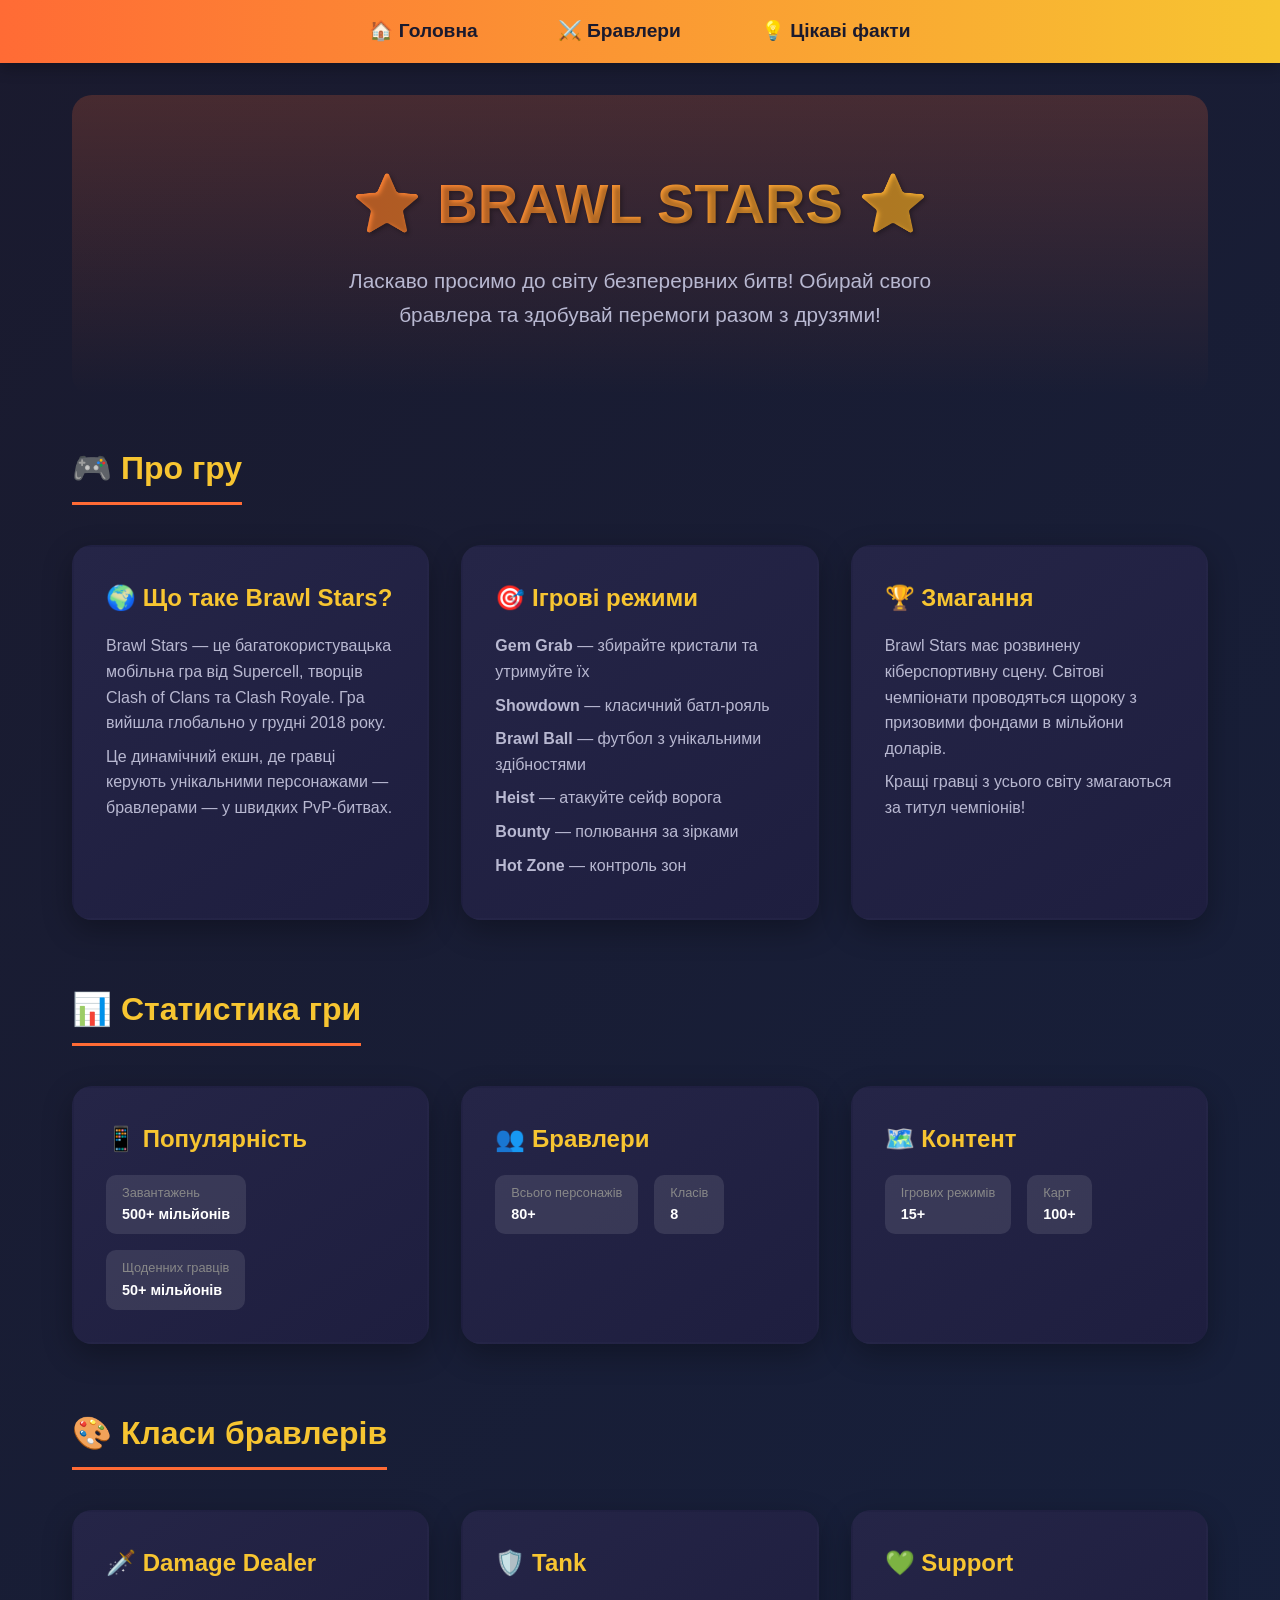
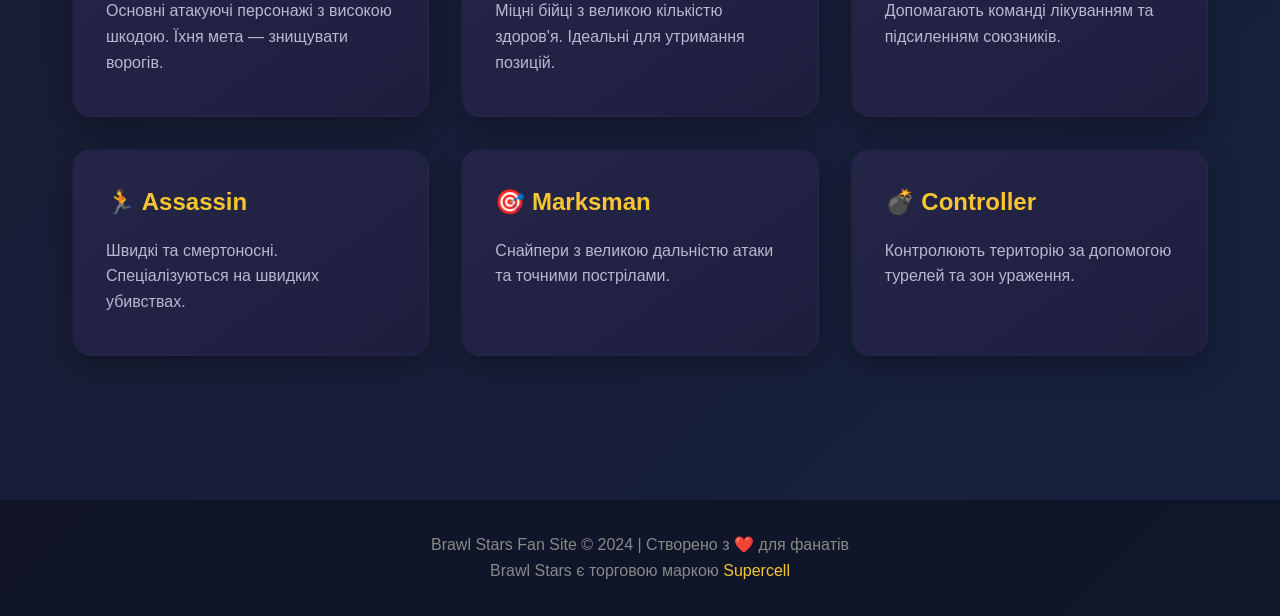
<file: index.html>
<!DOCTYPE html>
<html lang="uk">
<head>
    <meta charset="UTF-8">
    <meta name="viewport" content="width=device-width, initial-scale=1.0">
    <title>Brawl Stars — Головна</title>
    <link rel="stylesheet" href="style.css">
</head>
<body>
    <nav>
        <ul>
            <li><a href="index.html">🏠 Головна</a></li>
            <li><a href="brawlers.html">⚔️ Бравлери</a></li>
            <li><a href="facts.html">💡 Цікаві факти</a></li>
        </ul>
    </nav>
    <div class="container">
        <section class="hero">
            <h1>⭐ BRAWL STARS ⭐</h1>
            <p>Ласкаво просимо до світу безперервних битв! Обирай свого бравлера та здобувай перемоги разом з друзями!</p>
        </section>
        <section>
            <h2>🎮 Про гру</h2>
            <div class="cards-grid">
                <div class="card">
                    <h3>🌍 Що таке Brawl Stars?</h3>
                    <p>Brawl Stars — це багатокористувацька мобільна гра від Supercell, творців Clash of Clans та Clash Royale. Гра вийшла глобально у грудні 2018 року.</p>
                    <p>Це динамічний екшн, де гравці керують унікальними персонажами — бравлерами — у швидких PvP-битвах.</p>
                </div>
                <div class="card">
                    <h3>🎯 Ігрові режими</h3>
                    <p><strong>Gem Grab</strong> — збирайте кристали та утримуйте їх</p>
                    <p><strong>Showdown</strong> — класичний батл-рояль</p>
                    <p><strong>Brawl Ball</strong> — футбол з унікальними здібностями</p>
                    <p><strong>Heist</strong> — атакуйте сейф ворога</p>
                    <p><strong>Bounty</strong> — полювання за зірками</p>
                    <p><strong>Hot Zone</strong> — контроль зон</p>
                </div>
                <div class="card">
                    <h3>🏆 Змагання</h3>
                    <p>Brawl Stars має розвинену кіберспортивну сцену. Світові чемпіонати проводяться щороку з призовими фондами в мільйони доларів.</p>
                    <p>Кращі гравці з усього світу змагаються за титул чемпіонів!</p>
                </div>
            </div>
        </section>
        <section>
            <h2>📊 Статистика гри</h2>
            <div class="cards-grid">
                <div class="card">
                    <h3>📱 Популярність</h3>
                    <div class="stats">
                        <div class="stat">
                            <div class="stat-label">Завантажень</div>
                            <strong>500+ мільйонів</strong>
                        </div>
                        <div class="stat">
                            <div class="stat-label">Щоденних гравців</div>
                            <strong>50+ мільйонів</strong>
                        </div>
                    </div>
                </div>
                <div class="card">
                    <h3>👥 Бравлери</h3>
                    <div class="stats">
                        <div class="stat">
                            <div class="stat-label">Всього персонажів</div>
                            <strong>80+</strong>
                        </div>
                        <div class="stat">
                            <div class="stat-label">Класів</div>
                            <strong>8</strong>
                        </div>
                    </div>
                </div>
                <div class="card">
                    <h3>🗺️ Контент</h3>
                    <div class="stats">
                        <div class="stat">
                            <div class="stat-label">Ігрових режимів</div>
                            <strong>15+</strong>
                        </div>
                        <div class="stat">
                            <div class="stat-label">Карт</div>
                            <strong>100+</strong>
                        </div>
                    </div>
                </div>
            </div>
        </section>
        <section>
            <h2>🎨 Класи бравлерів</h2>
            <div class="cards-grid">
                <div class="card">
                    <h3>🗡️ Damage Dealer</h3>
                    <p>Основні атакуючі персонажі з високою шкодою. Їхня мета — знищувати ворогів.</p>
                </div>
                <div class="card">
                    <h3>🛡️ Tank</h3>
                    <p>Міцні бійці з великою кількістю здоров'я. Ідеальні для утримання позицій.</p>
                </div>
                <div class="card">
                    <h3>💚 Support</h3>
                    <p>Допомагають команді лікуванням та підсиленням союзників.</p>
                </div>
                <div class="card">
                    <h3>🏃 Assassin</h3>
                    <p>Швидкі та смертоносні. Спеціалізуються на швидких убивствах.</p>
                </div>
                <div class="card">
                    <h3>🎯 Marksman</h3>
                    <p>Снайпери з великою дальністю атаки та точними пострілами.</p>
                </div>
                <div class="card">
                    <h3>💣 Controller</h3>
                    <p>Контролюють територію за допомогою турелей та зон ураження.</p>
                </div>
            </div>
        </section>
    </div>
    <footer>
        <p>Brawl Stars Fan Site © 2024 | Створено з ❤️ для фанатів</p>
        <p>Brawl Stars є торговою маркою <a href="[supercell.com](https://supercell.com)" target="_blank">Supercell</a></p>
    </footer>
</body>
</html>
</file>
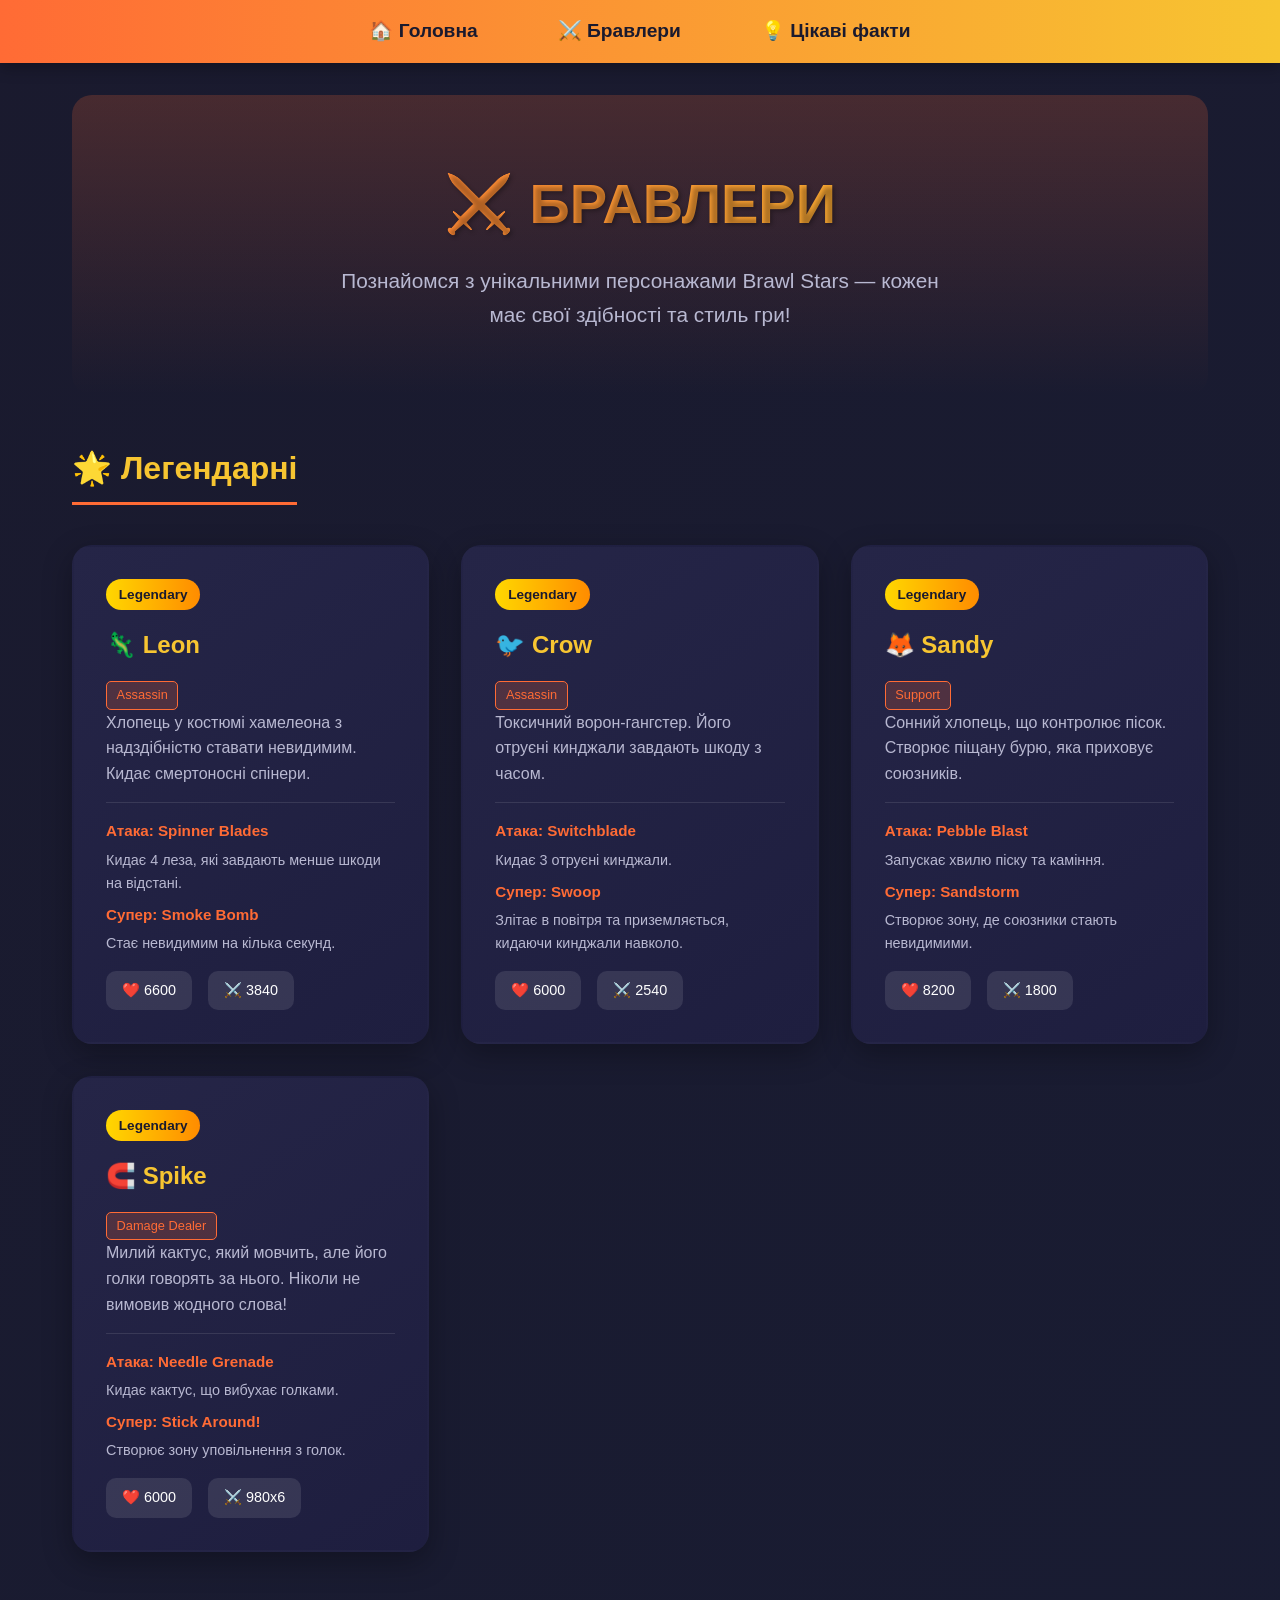
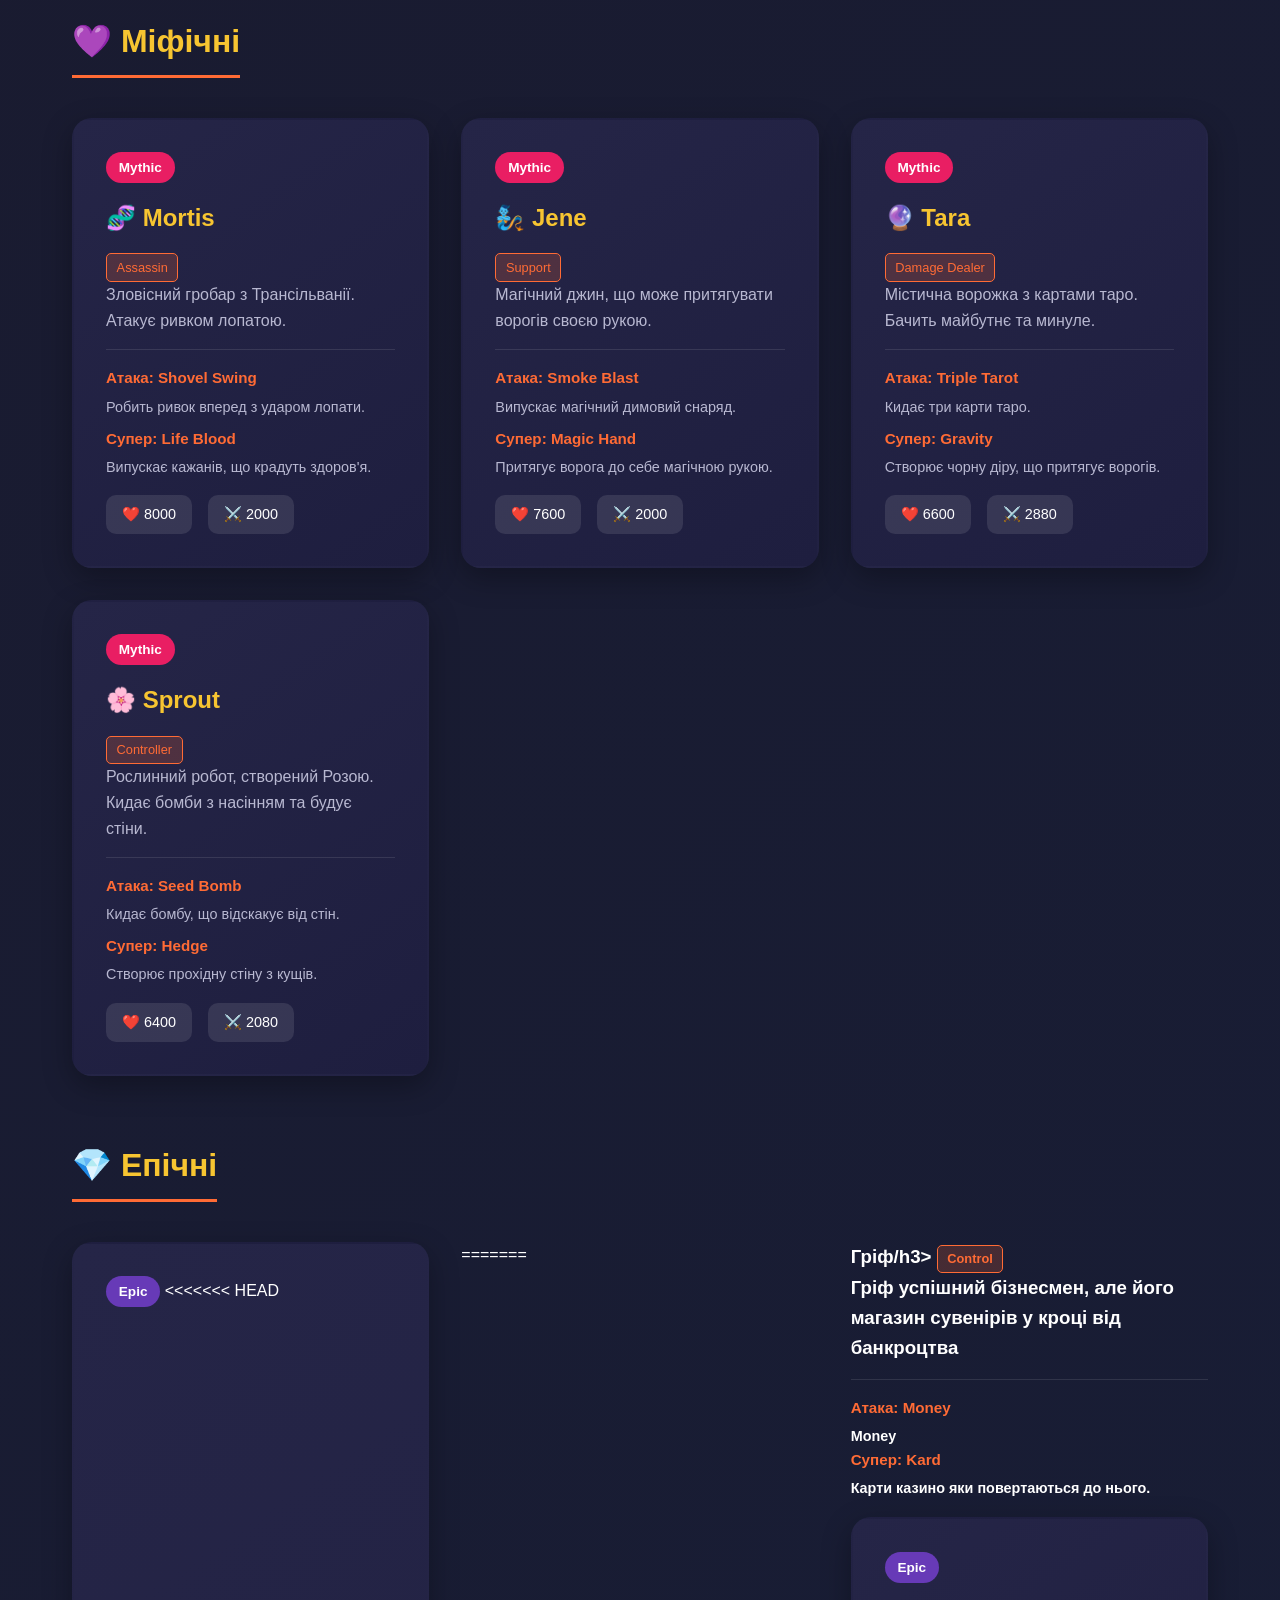
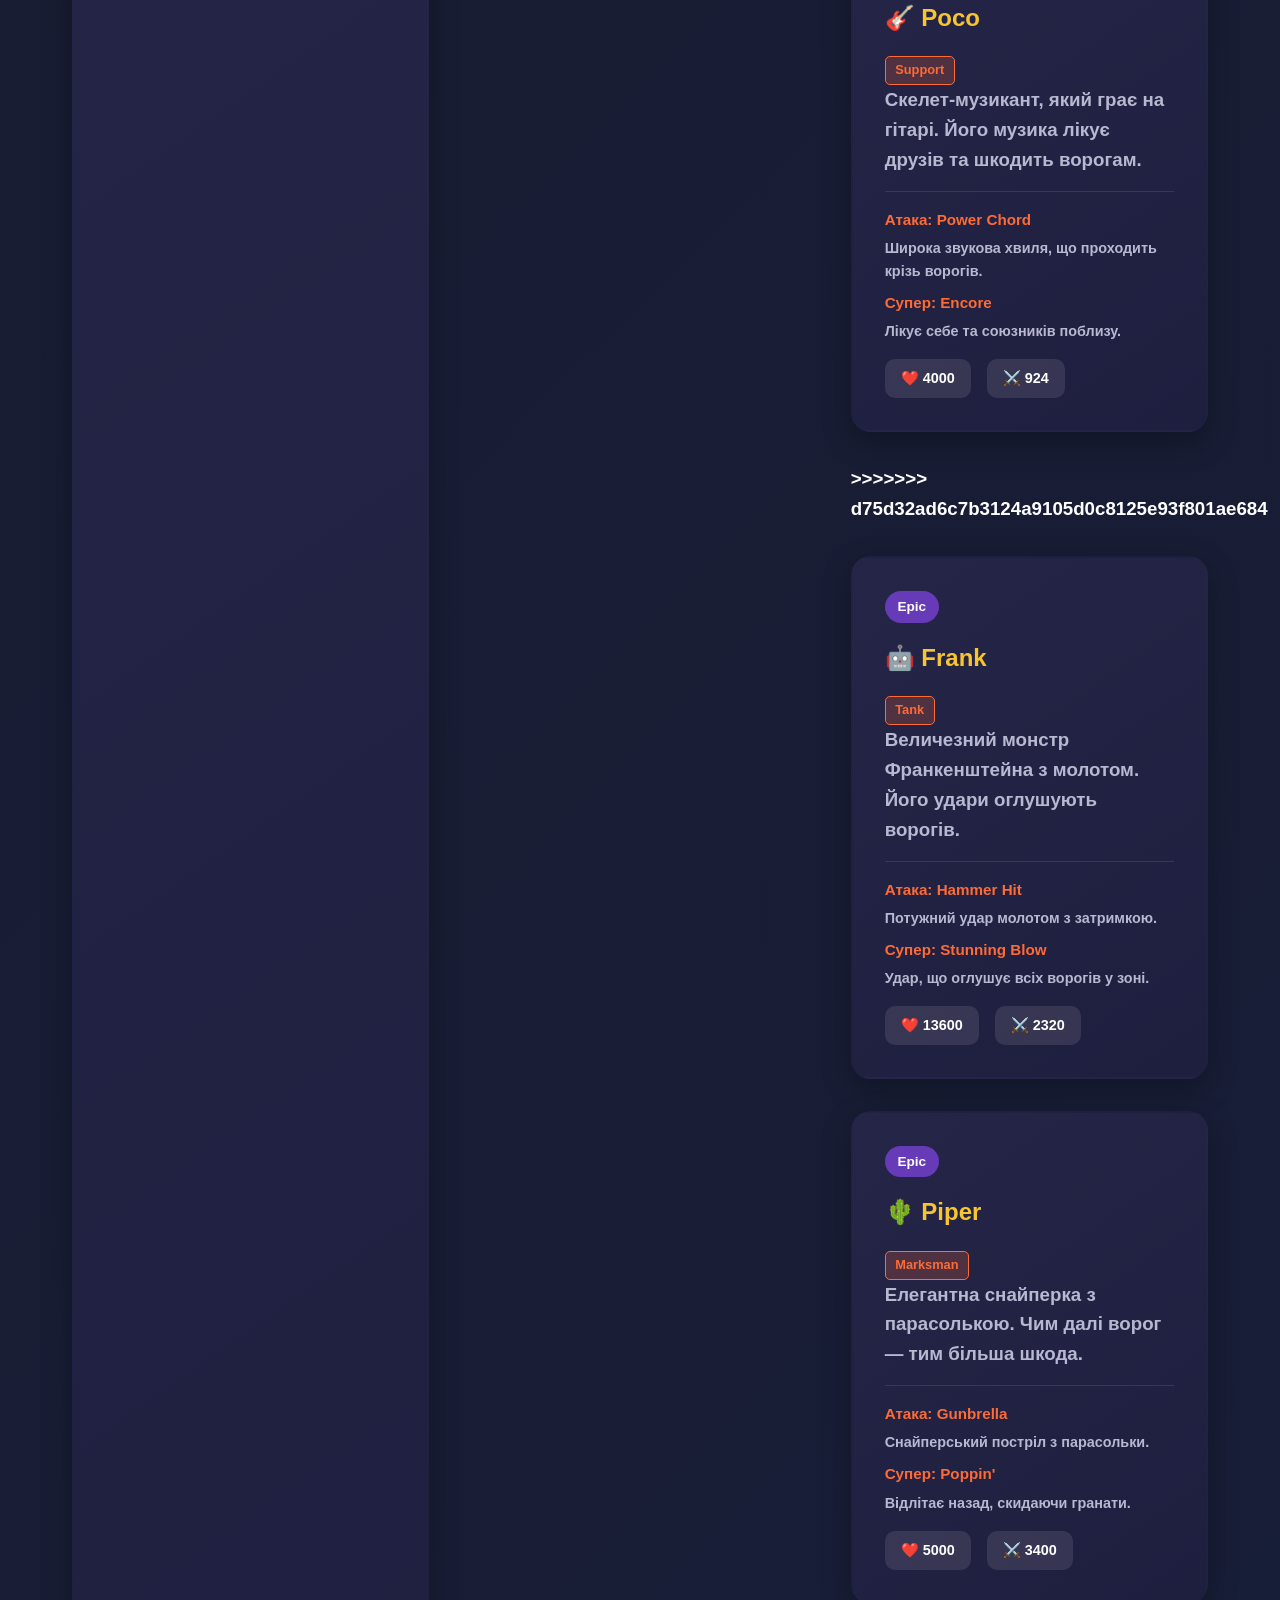
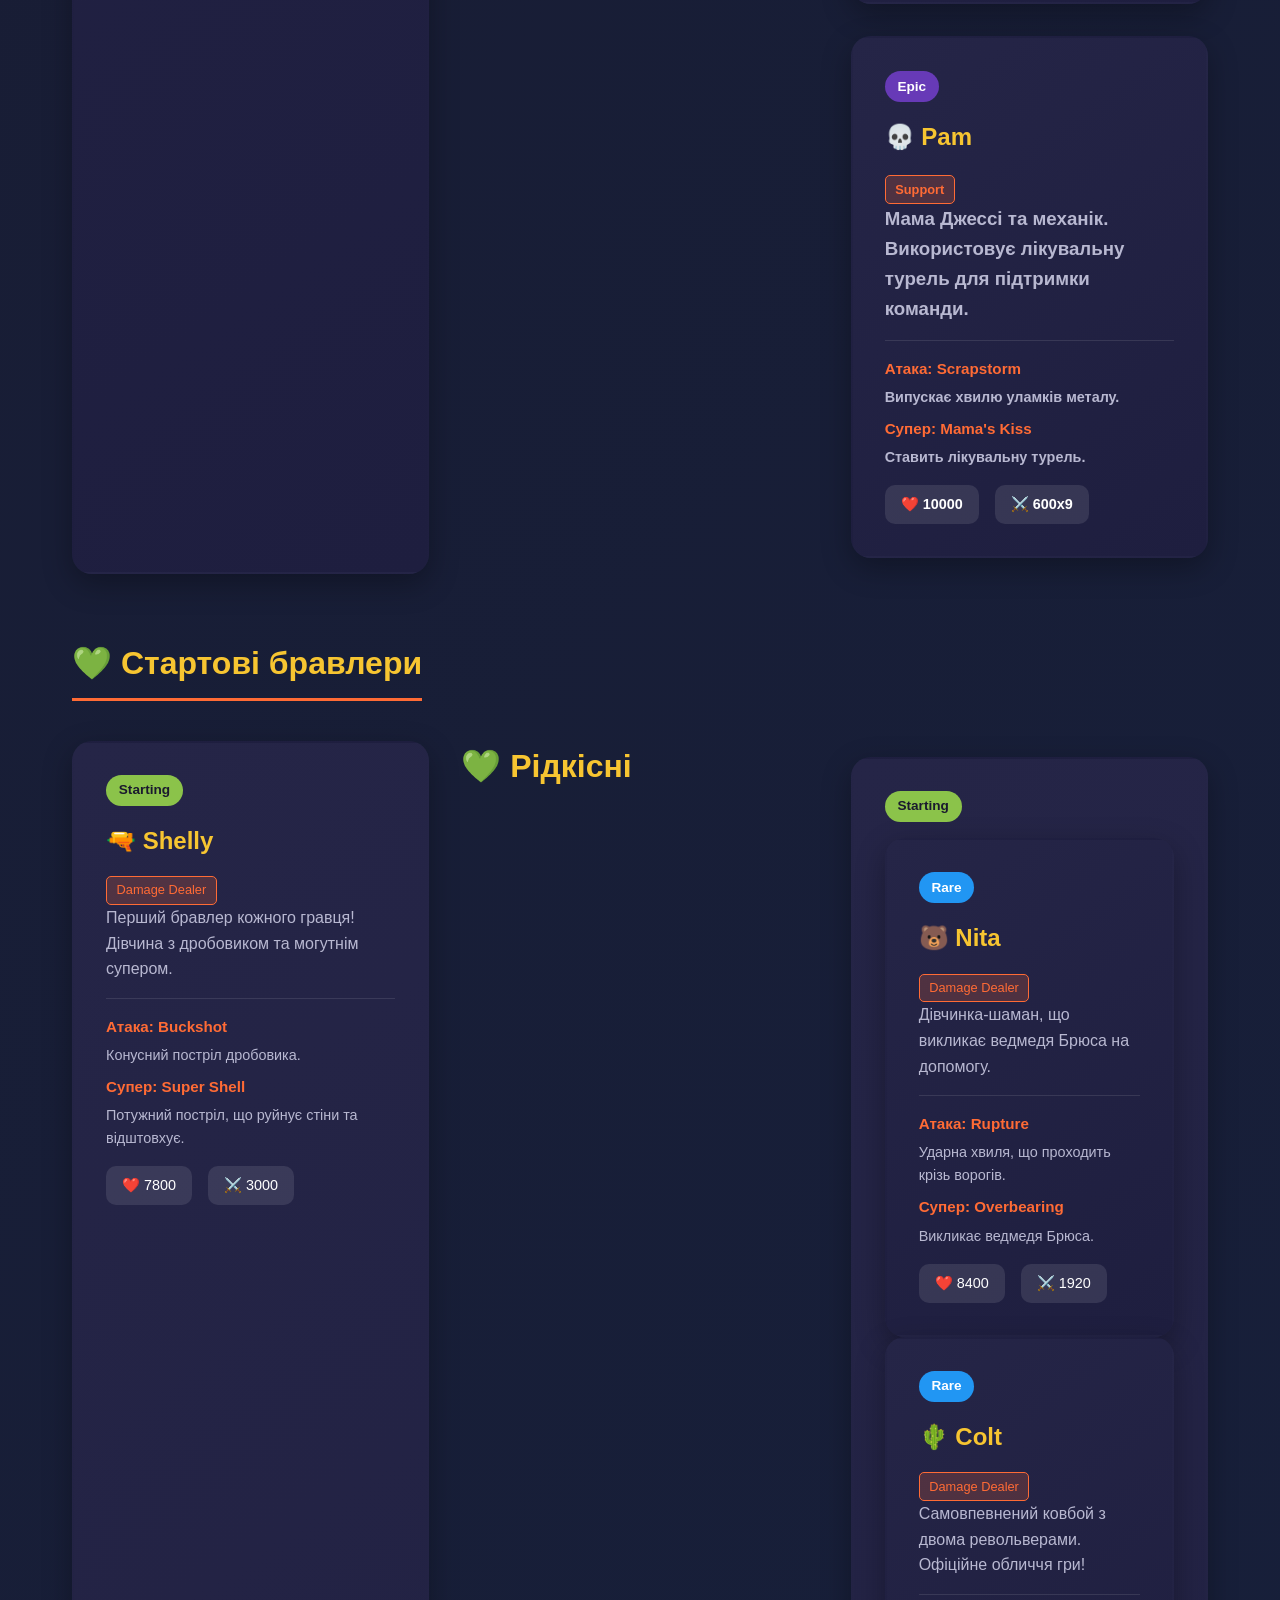
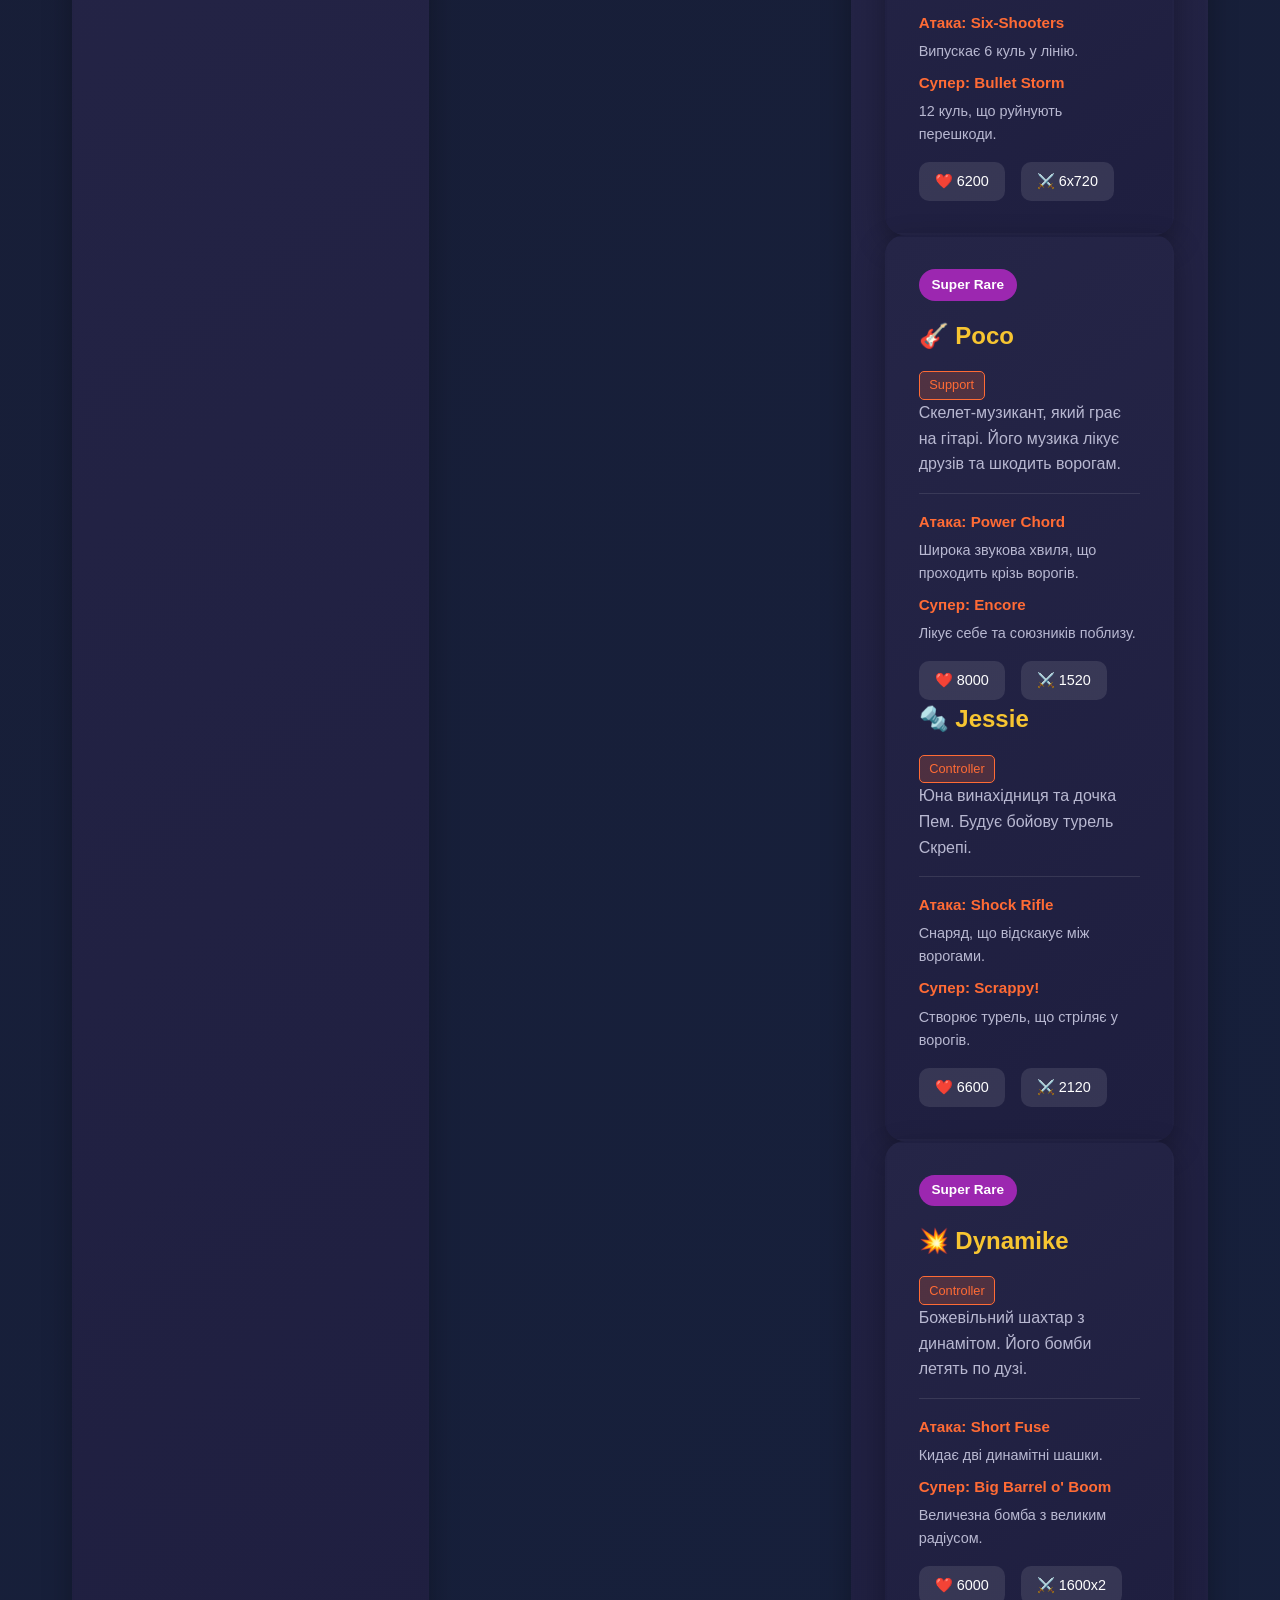
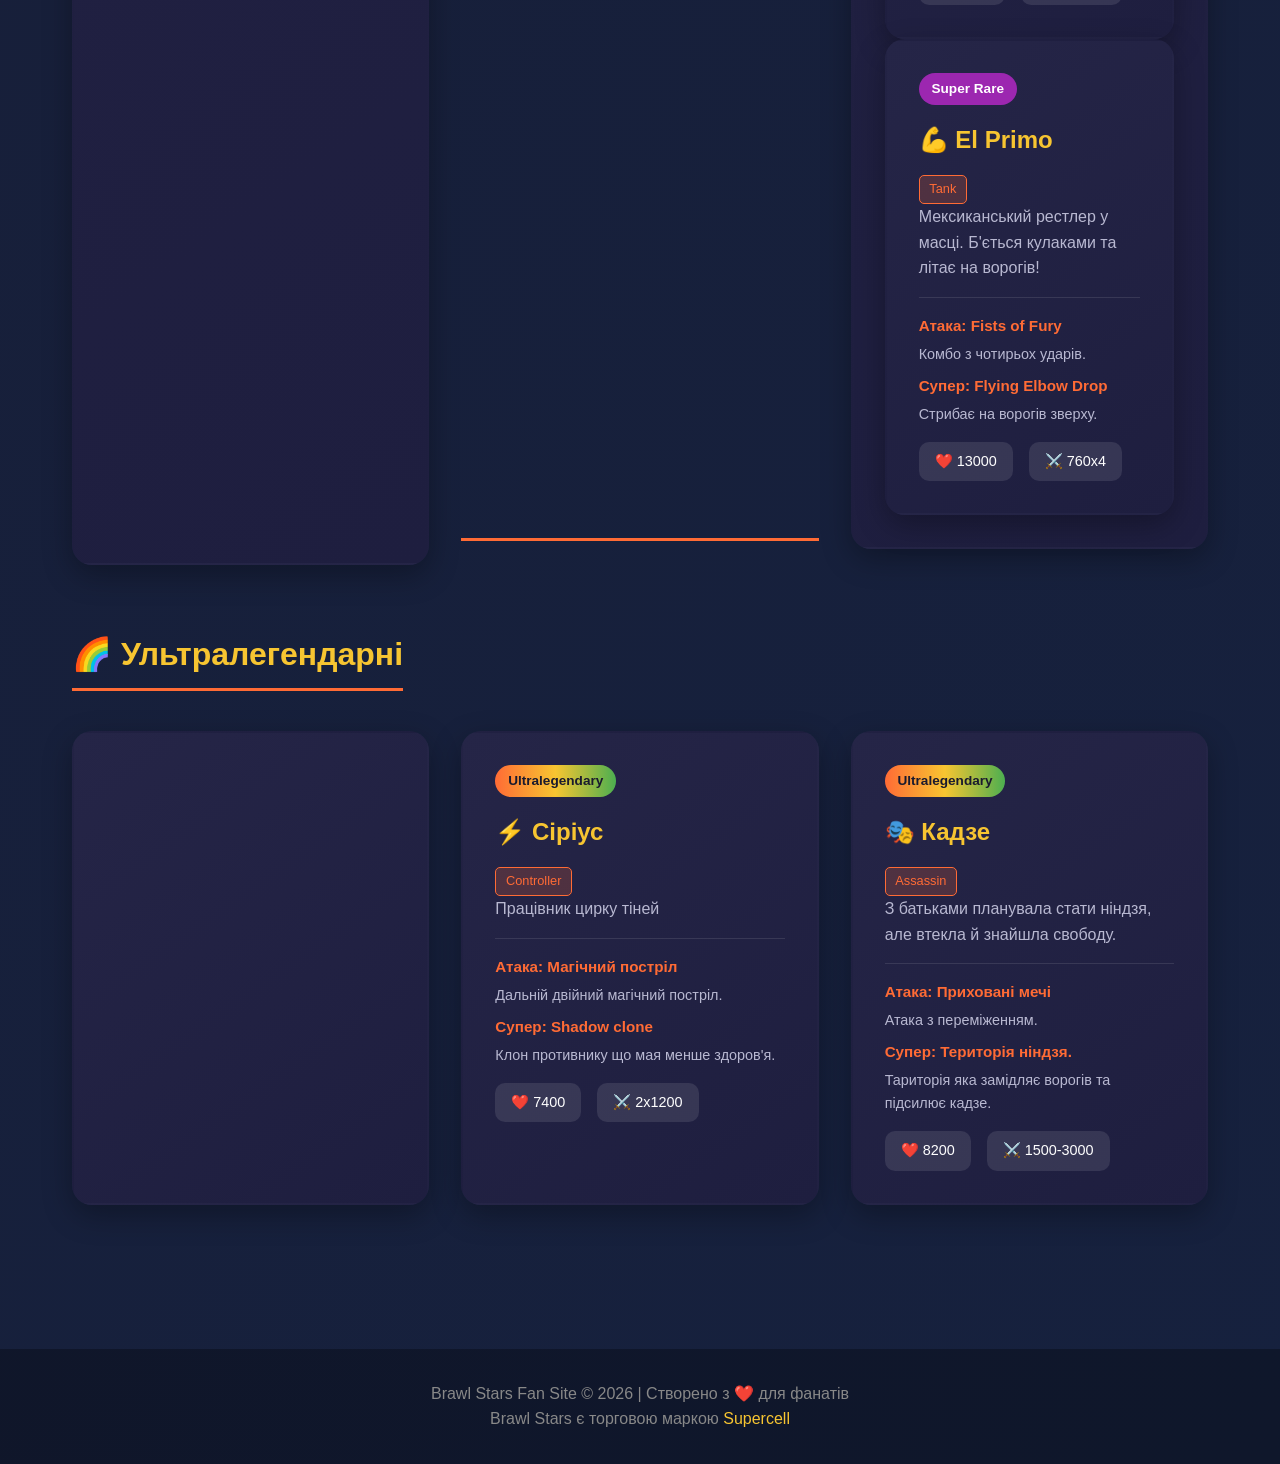
<file: brawlers.html>
<!DOCTYPE html>
<html lang="uk">
<head>
    <meta charset="UTF-8">
    <meta name="viewport" content="width=device-width, initial-scale=1.0">
    <title>Brawl Stars — Бравлери</title>
    <link rel="stylesheet" href="style.css">
</head>
<body>
    <nav>
        <ul>
            <li><a href="index.html">🏠 Головна</a></li>
            <li><a href="brawlers.html">⚔️ Бравлери</a></li>
            <li><a href="facts.html">💡 Цікаві факти</a></li>
        </ul>
    </nav>
    <div class="container">
        <section class="hero">
            <h1>⚔️ БРАВЛЕРИ</h1>
            <p>Познайомся з унікальними персонажами Brawl Stars — кожен має свої здібності та стиль гри!</p>
        </section>
        <!-- Легендарні -->
        <section>
            <h2>🌟 Легендарні</h2>
            <div class="cards-grid">
                <div class="card">
                    <span class="rarity rarity-legendary">Legendary</span>
                    <h3>🦎 Leon</h3>
                    <span class="class-tag">Assassin</span>
                    <p>Хлопець у костюмі хамелеона з надздібністю ставати невидимим. Кидає смертоносні спінери.</p>
                    <div class="abilities">
                        <h4>Атака: Spinner Blades</h4>
                        <p>Кидає 4 леза, які завдають менше шкоди на відстані.</p>
                        <h4>Супер: Smoke Bomb</h4>
                        <p>Стає невидимим на кілька секунд.</p>
                    </div>
                    <div class="stats">
                        <div class="stat">❤️ 6600</div>
                        <div class="stat">⚔️ 3840</div>
                    </div>
                </div>
                <div class="card">
                    <span class="rarity rarity-legendary">Legendary</span>
                    <h3>🐦 Crow</h3>
                    <span class="class-tag">Assassin</span>
                    <p>Токсичний ворон-гангстер. Його отруєні кинджали завдають шкоду з часом.</p>
                    <div class="abilities">
                        <h4>Атака: Switchblade</h4>
                        <p>Кидає 3 отруєні кинджали.</p>
                        <h4>Супер: Swoop</h4>
                        <p>Злітає в повітря та приземляється, кидаючи кинджали навколо.</p>
                    </div>
                    <div class="stats">
                        <div class="stat">❤️ 6000</div>
                        <div class="stat">⚔️ 2540</div>
                    </div>
                </div>
                <div class="card">
                    <span class="rarity rarity-legendary">Legendary</span>
                    <h3>🦊 Sandy</h3>
                    <span class="class-tag">Support</span>
                    <p>Сонний хлопець, що контролює пісок. Створює піщану бурю, яка приховує союзників.</p>
                    <div class="abilities">
                        <h4>Атака: Pebble Blast</h4>
                        <p>Запускає хвилю піску та каміння.</p>
                        <h4>Супер: Sandstorm</h4>
                        <p>Створює зону, де союзники стають невидимими.</p>
                    </div>
                    <div class="stats">
                        <div class="stat">❤️ 8200</div>
                        <div class="stat">⚔️ 1800</div>
                    </div>
                </div>
                <div class="card">
                    <span class="rarity rarity-legendary">Legendary</span>
                    <h3>🧲 Spike</h3>
                    <span class="class-tag">Damage Dealer</span>
                    <p>Милий кактус, який мовчить, але його голки говорять за нього. Ніколи не вимовив жодного слова!</p>
                    <div class="abilities">
                        <h4>Атака: Needle Grenade</h4>
                        <p>Кидає кактус, що вибухає голками.</p>
                        <h4>Супер: Stick Around!</h4>
                        <p>Створює зону уповільнення з голок.</p>
                    </div>
                    <div class="stats">
                        <div class="stat">❤️ 6000</div>
                        <div class="stat">⚔️ 980x6</div>
                    </div>
                </div>
            </div>
        </section>
        <!-- Міфічні -->
        <section>
            <h2>💜 Міфічні</h2>
            <div class="cards-grid">
                <div class="card">
                    <span class="rarity rarity-mythic">Mythic</span>
                    <h3>🧬 Mortis</h3>
                    <span class="class-tag">Assassin</span>
                    <p>Зловісний гробар з Трансільванії. Атакує ривком лопатою.</p>
                    <div class="abilities">
                        <h4>Атака: Shovel Swing</h4>
                        <p>Робить ривок вперед з ударом лопати.</p>
                        <h4>Супер: Life Blood</h4>
                        <p>Випускає кажанів, що крадуть здоров'я.</p>
                    </div>
                    <div class="stats">
                        <div class="stat">❤️ 8000</div>
                        <div class="stat">⚔️ 2000</div>
                    </div>
                </div>
                <div class="card">
                    <span class="rarity rarity-mythic">Mythic</span>
                    <h3>🧞 Jene</h3>
                    <span class="class-tag">Support</span>
                    <p>Магічний джин, що може притягувати ворогів своєю рукою.</p>
                    <div class="abilities">
                        <h4>Атака: Smoke Blast</h4>
                        <p>Випускає магічний димовий снаряд.</p>
                        <h4>Супер: Magic Hand</h4>
                        <p>Притягує ворога до себе магічною рукою.</p>
                    </div>
                    <div class="stats">
                        <div class="stat">❤️ 7600</div>
                        <div class="stat">⚔️ 2000</div>
                    </div>
                </div>
                <div class="card">
                    <span class="rarity rarity-mythic">Mythic</span>
                    <h3>🔮 Tara</h3>
                    <span class="class-tag">Damage Dealer</span>
                    <p>Містична ворожка з картами таро. Бачить майбутнє та минуле.</p>
                    <div class="abilities">
                        <h4>Атака: Triple Tarot</h4>
                        <p>Кидає три карти таро.</p>
                        <h4>Супер: Gravity</h4>
                        <p>Створює чорну діру, що притягує ворогів.</p>
                    </div>
                    <div class="stats">
                        <div class="stat">❤️ 6600</div>
                        <div class="stat">⚔️ 2880</div>
                    </div>
                </div>
                <div class="card">
                    <span class="rarity rarity-mythic">Mythic</span>
                    <h3>🌸 Sprout</h3>
                    <span class="class-tag">Controller</span>
                    <p>Рослинний робот, створений Розою. Кидає бомби з насінням та будує стіни.</p>
                    <div class="abilities">
                        <h4>Атака: Seed Bomb</h4>
                        <p>Кидає бомбу, що відскакує від стін.</p>
                        <h4>Супер: Hedge</h4>
                        <p>Створює прохідну стіну з кущів.</p>
                    </div>
                    <div class="stats">
                        <div class="stat">❤️ 6400</div>
                        <div class="stat">⚔️ 2080</div>
                    </div>
                </div>
            </div>
        </section>
        <!-- Епічні -->
        <section>
            <h2>💎 Епічні</h2>
            <div class="cards-grid">
                <div class="card">
                    <span class="rarity rarity-epic">Epic</span>
<<<<<<< HEAD
                                    </div>
=======
                    <h3>Гріф/h3>
                    <span class="class-tag">Control</span>
                    <p>Гріф успішний бізнесмен, але його магазин сувенірів у кроці від банкроцтва   </p>
                    <div class="abilities">
                        <h4>Атака: Money</h4>
                        <p>Money</p>
                        <h4>Супер: Kard</h4>
                        <p>Карти казино яки повертаються до нього.</p>
                    </div>
            <div class="cards-grid">
                <div class="card">
                    <span class="rarity rarity-epic">Epic</span>
                    <h3>🎸 Poco</h3>
                    <span class="class-tag">Support</span>
                    <p>Скелет-музикант, який грає на гітарі. Його музика лікує друзів та шкодить ворогам.</p>
                    <div class="abilities">
                        <h4>Атака: Power Chord</h4>
                        <p>Широка звукова хвиля, що проходить крізь ворогів.</p>
                        <h4>Супер: Encore</h4>
                        <p>Лікує себе та союзників поблизу.</p>
                    </div>
                    <div class="stats">
                        <div class="stat">❤️ 4000</div>
                        <div class="stat">⚔️ 924</div>
                    </div>
                </div>
>>>>>>> d75d32ad6c7b3124a9105d0c8125e93f801ae684
                <div class="card">
                    <span class="rarity rarity-epic">Epic</span>
                    <h3>🤖 Frank</h3>
                    <span class="class-tag">Tank</span>
                    <p>Величезний монстр Франкенштейна з молотом. Його удари оглушують ворогів.</p>
                    <div class="abilities">
                        <h4>Атака: Hammer Hit</h4>
                        <p>Потужний удар молотом з затримкою.</p>
                        <h4>Супер: Stunning Blow</h4>
                        <p>Удар, що оглушує всіх ворогів у зоні.</p>
                    </div>
                    <div class="stats">
                        <div class="stat">❤️ 13600</div>
                        <div class="stat">⚔️ 2320</div>
                    </div>
                </div>
                <div class="card">
                    <span class="rarity rarity-epic">Epic</span>
                    <h3>🌵 Piper</h3>
                    <span class="class-tag">Marksman</span>
                    <p>Елегантна снайперка з парасолькою. Чим далі ворог — тим більша шкода.</p>
                    <div class="abilities">
                        <h4>Атака: Gunbrella</h4>
                        <p>Снайперський постріл з парасольки.</p>
                        <h4>Супер: Poppin'</h4>
                        <p>Відлітає назад, скидаючи гранати.</p>
                    </div>
                    <div class="stats">
                        <div class="stat">❤️ 5000</div>
                        <div class="stat">⚔️ 3400</div>
                    </div>
                </div>
                <div class="card">
                    <span class="rarity rarity-epic">Epic</span>
                    <h3>💀 Pam</h3>
                    <span class="class-tag">Support</span>
                    <p>Мама Джессі та механік. Використовує лікувальну турель для підтримки команди.</p>
                    <div class="abilities">
                        <h4>Атака: Scrapstorm</h4>
                        <p>Випускає хвилю уламків металу.</p>
                        <h4>Супер: Mama's Kiss</h4>
                        <p>Ставить лікувальну турель.</p>
                    </div>
                    <div class="stats">
                        <div class="stat">❤️ 10000</div>
                        <div class="stat">⚔️ 600x9</div>
                    </div>
                </div>
            </div>
        </section>
        <!-- Звичайні та Рідкісні -->
        <section>
            <h2>💚 Стартові бравлери</h2>
            <div class="cards-grid">
                <div class="card">
                    <span class="rarity rarity-common">Starting</span>
                    <h3>🔫 Shelly</h3>
                    <span class="class-tag">Damage Dealer</span>
                    <p>Перший бравлер кожного гравця! Дівчина з дробовиком та могутнім супером.</p>
                    <div class="abilities">
                        <h4>Атака: Buckshot</h4>
                        <p>Конусний постріл дробовика.</p>
                        <h4>Супер: Super Shell</h4>
                        <p>Потужний постріл, що руйнує стіни та відштовхує.</p>
                    </div>
                    <div class="stats">
                        <div class="stat">❤️ 7800</div>
                        <div class="stat">⚔️ 3000</div>
                    </div>
                </div>
                <h2>💚 Рідкісні</h2>
            <div class="cards-grid">
                <div class="card">
                    <span class="rarity rarity-common">Starting</span>
                <div class="card">
                    <span class="rarity rarity-rare">Rare</span>
                    <h3>🐻 Nita</h3>
                    <span class="class-tag">Damage Dealer</span>
                    <p>Дівчинка-шаман, що викликає ведмедя Брюса на допомогу.</p>
                    <div class="abilities">
                        <h4>Атака: Rupture</h4>
                        <p>Ударна хвиля, що проходить крізь ворогів.</p>
                        <h4>Супер: Overbearing</h4>
                        <p>Викликає ведмедя Брюса.</p>
                    </div>
                    <div class="stats">
                        <div class="stat">❤️ 8400</div>
                        <div class="stat">⚔️ 1920</div>
                    </div>
                </div>
                <div class="card">
                    <span class="rarity rarity-rare">Rare</span>
                    <h3>🌵 Colt</h3>
                    <span class="class-tag">Damage Dealer</span>
                    <p>Самовпевнений ковбой з двома револьверами. Офіційне обличчя гри!</p>
                    <div class="abilities">
                        <h4>Атака: Six-Shooters</h4>
                        <p>Випускає 6 куль у лінію.</p>
                        <h4>Супер: Bullet Storm</h4>
                        <p>12 куль, що руйнують перешкоди.</p>
                    </div>
                    <div class="stats">
                        <div class="stat">❤️ 6200</div>
                        <div class="stat">⚔️ 6x720</div>
                    </div>
                </div>
                <div class="card">
                    <span class="rarity rarity-super-rare">Super Rare</span>
                     <h3>🎸 Poco</h3>
                    <span class="class-tag">Support</span>
                    <p>Скелет-музикант, який грає на гітарі. Його музика лікує друзів та шкодить ворогам.</p>
                    <div class="abilities">
                        <h4>Атака: Power Chord</h4>
                        <p>Широка звукова хвиля, що проходить крізь ворогів.</p>
                        <h4>Супер: Encore</h4>
                        <p>Лікує себе та союзників поблизу.</p>
                    </div>
                    <div class="stats">
                        <div class="stat">❤️ 8000</div>
                        <div class="stat">⚔️ 1520</div>
                    </div>
                    <h3>🔩 Jessie</h3>
                    <span class="class-tag">Controller</span>
                    <p>Юна винахідниця та дочка Пем. Будує бойову турель Скрепі.</p>
                    <div class="abilities">
                        <h4>Атака: Shock Rifle</h4>
                        <p>Снаряд, що відскакує між ворогами.</p>
                        <h4>Супер: Scrappy!</h4>
                        <p>Створює турель, що стріляє у ворогів.</p>
                    </div>
                    <div class="stats">
                        <div class="stat">❤️ 6600</div>
                        <div class="stat">⚔️ 2120</div>
                    </div>
                </div>
                <div class="card">
                    <span class="rarity rarity-super-rare">Super Rare</span>
                    <h3>💥 Dynamike</h3>
                    <span class="class-tag">Controller</span>
                    <p>Божевільний шахтар з динамітом. Його бомби летять по дузі.</p>
                    <div class="abilities">
                        <h4>Атака: Short Fuse</h4>
                        <p>Кидає дві динамітні шашки.</p>
                        <h4>Супер: Big Barrel o' Boom</h4>
                        <p>Величезна бомба з великим радіусом.</p>
                    </div>
                    <div class="stats">
                        <div class="stat">❤️ 6000</div>
                        <div class="stat">⚔️ 1600x2 </div>
                    </div>
                </div>
                <div class="card">
                    <span class="rarity rarity-super-rare">Super Rare</span>
                    <h3>💪 El Primo</h3>
                    <span class="class-tag">Tank</span>
                    <p>Мексиканський рестлер у масці. Б'ється кулаками та літає на ворогів!</p>
                    <div class="abilities">
                        <h4>Атака: Fists of Fury</h4>
                        <p>Комбо з чотирьох ударів.</p>
                        <h4>Супер: Flying Elbow Drop</h4>
                        <p>Стрибає на ворогів зверху.</p>
                    </div>
                    <div class="stats">
                        <div class="stat">❤️ 13000</div>
                        <div class="stat">⚔️ 760x4</div>
                    </div>
                </div>
            </div>
        </section>
        
        <section>
            <h2>🌈 Ультралегендарні</h2>
            <div class="cards-grid">
                <div class="card">
                                 </div>
                <div class="card">
                    <span class="rarity rarity-chromatic">Ultralegendary</span>
                    <h3>⚡ Сіріус</h3>
                    <span class="class-tag">Controller</span>
                    <p>Працівник цирку тіней</p>
                    <div class="abilities">
                        <h4>Атака: Магічний постріл</h4>
                        <p>Дальній двійний магічний постріл.</p>
                        <h4>Супер: Shadow clone</h4>
                        <p>Клон противнику що мая менше здоров'я.</p>
                    </div>
                    <div class="stats">
                        <div class="stat">❤️ 7400</div>
                        <div class="stat">⚔️ 2x1200</div>
                    </div>
                </div>
                <div class="card">
                    <span class="rarity rarity-chromatic">Ultralegendary</span>
                    <h3>🎭 Кадзе</h3>
                    <span class="class-tag">Assassin</span>
                    <p>З батьками планувала стати ніндзя, але втекла й знайшла свободу. </p>
                    <div class="abilities">
                        <h4>Атака: Приховані мечі</h4>
                        <p>Атака з переміженням.</p>
                        <h4>Супер: Територія ніндзя.</h4>
                        <p>Тариторія яка замідляє ворогів та підсилює кадзе.</p>
                    </div>
                    <div class="stats">
                        <div class="stat">❤️ 8200</div>
                        <div class="stat">⚔️ 1500-3000</div>
                    </div>
                </div>
            </div>
        </section>
    </div>
    <footer>
        <p>Brawl Stars Fan Site © 2026 | Створено з ❤️ для фанатів</p>
        <p>Brawl Stars є торговою маркою <a href="[supercell.com](https://supercell.com)" target="_blank">Supercell</a></p>
    </footer>
</body>
</html>
</file>
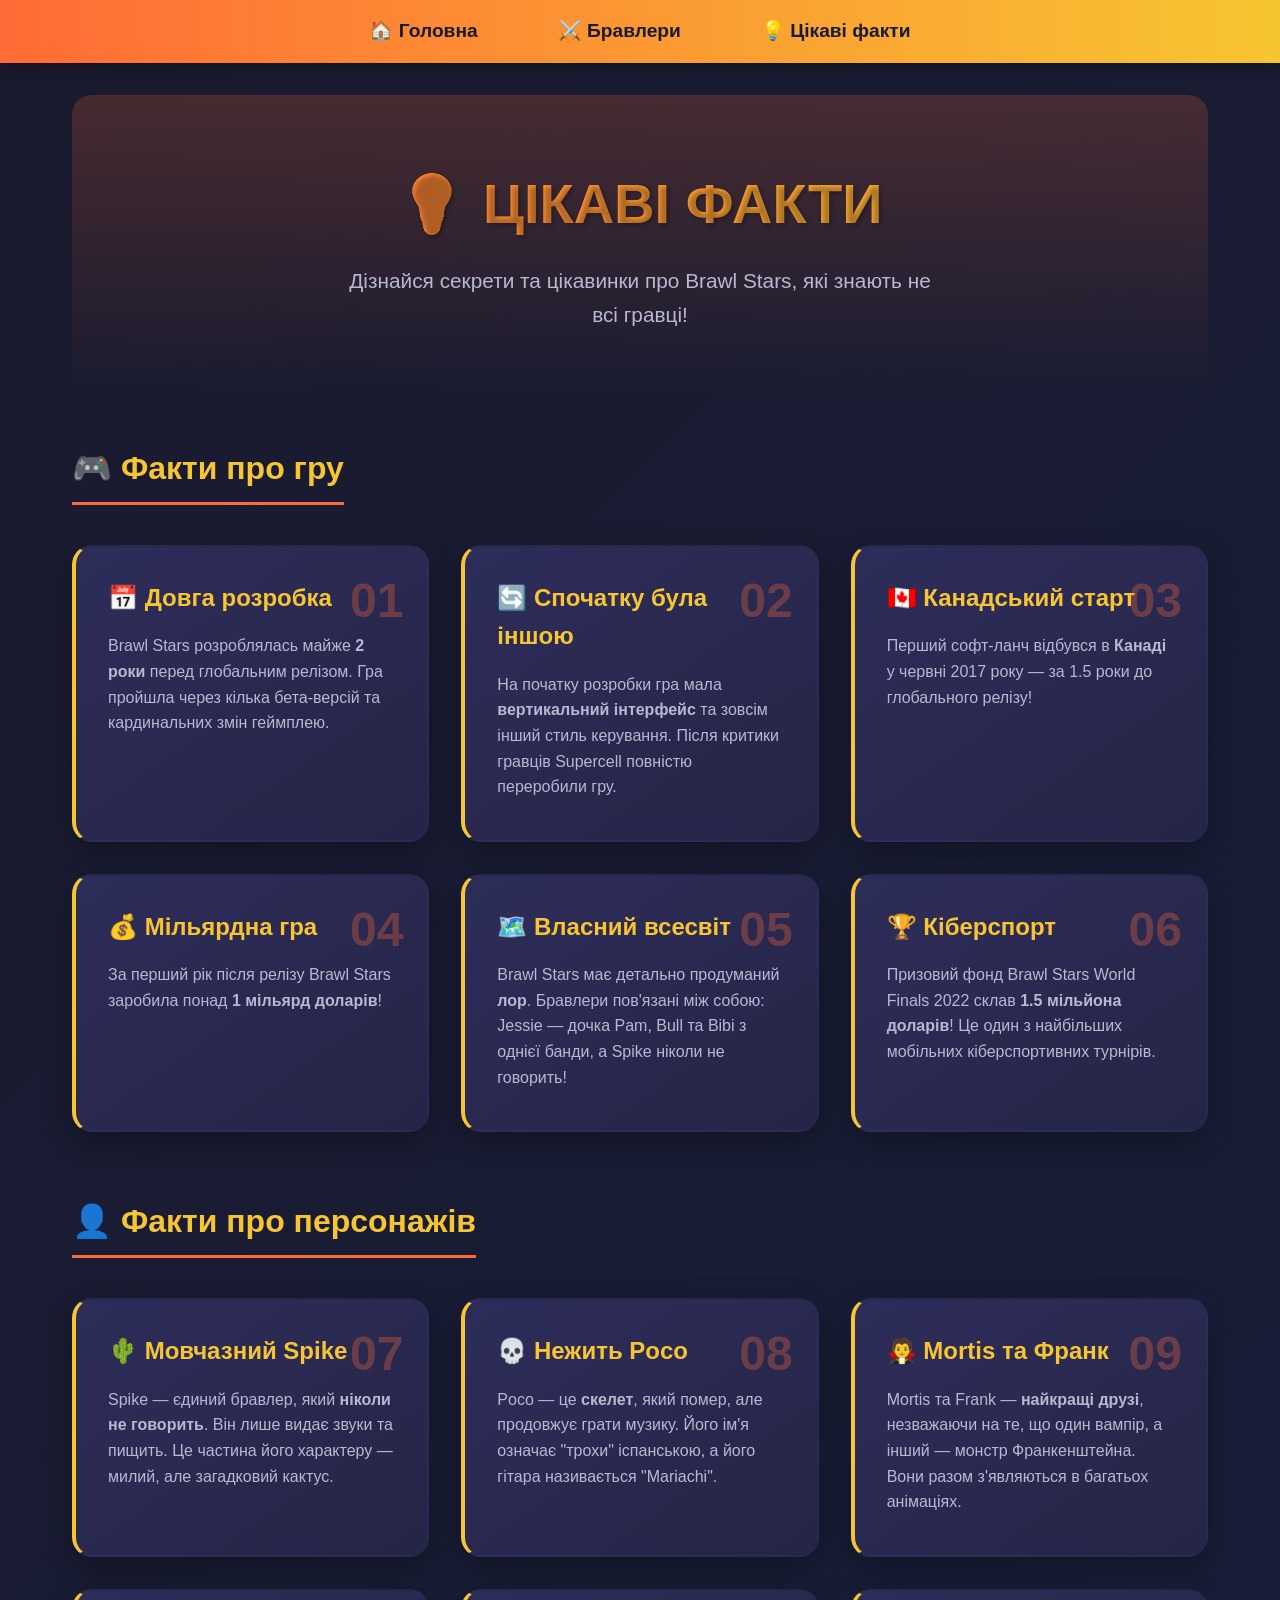
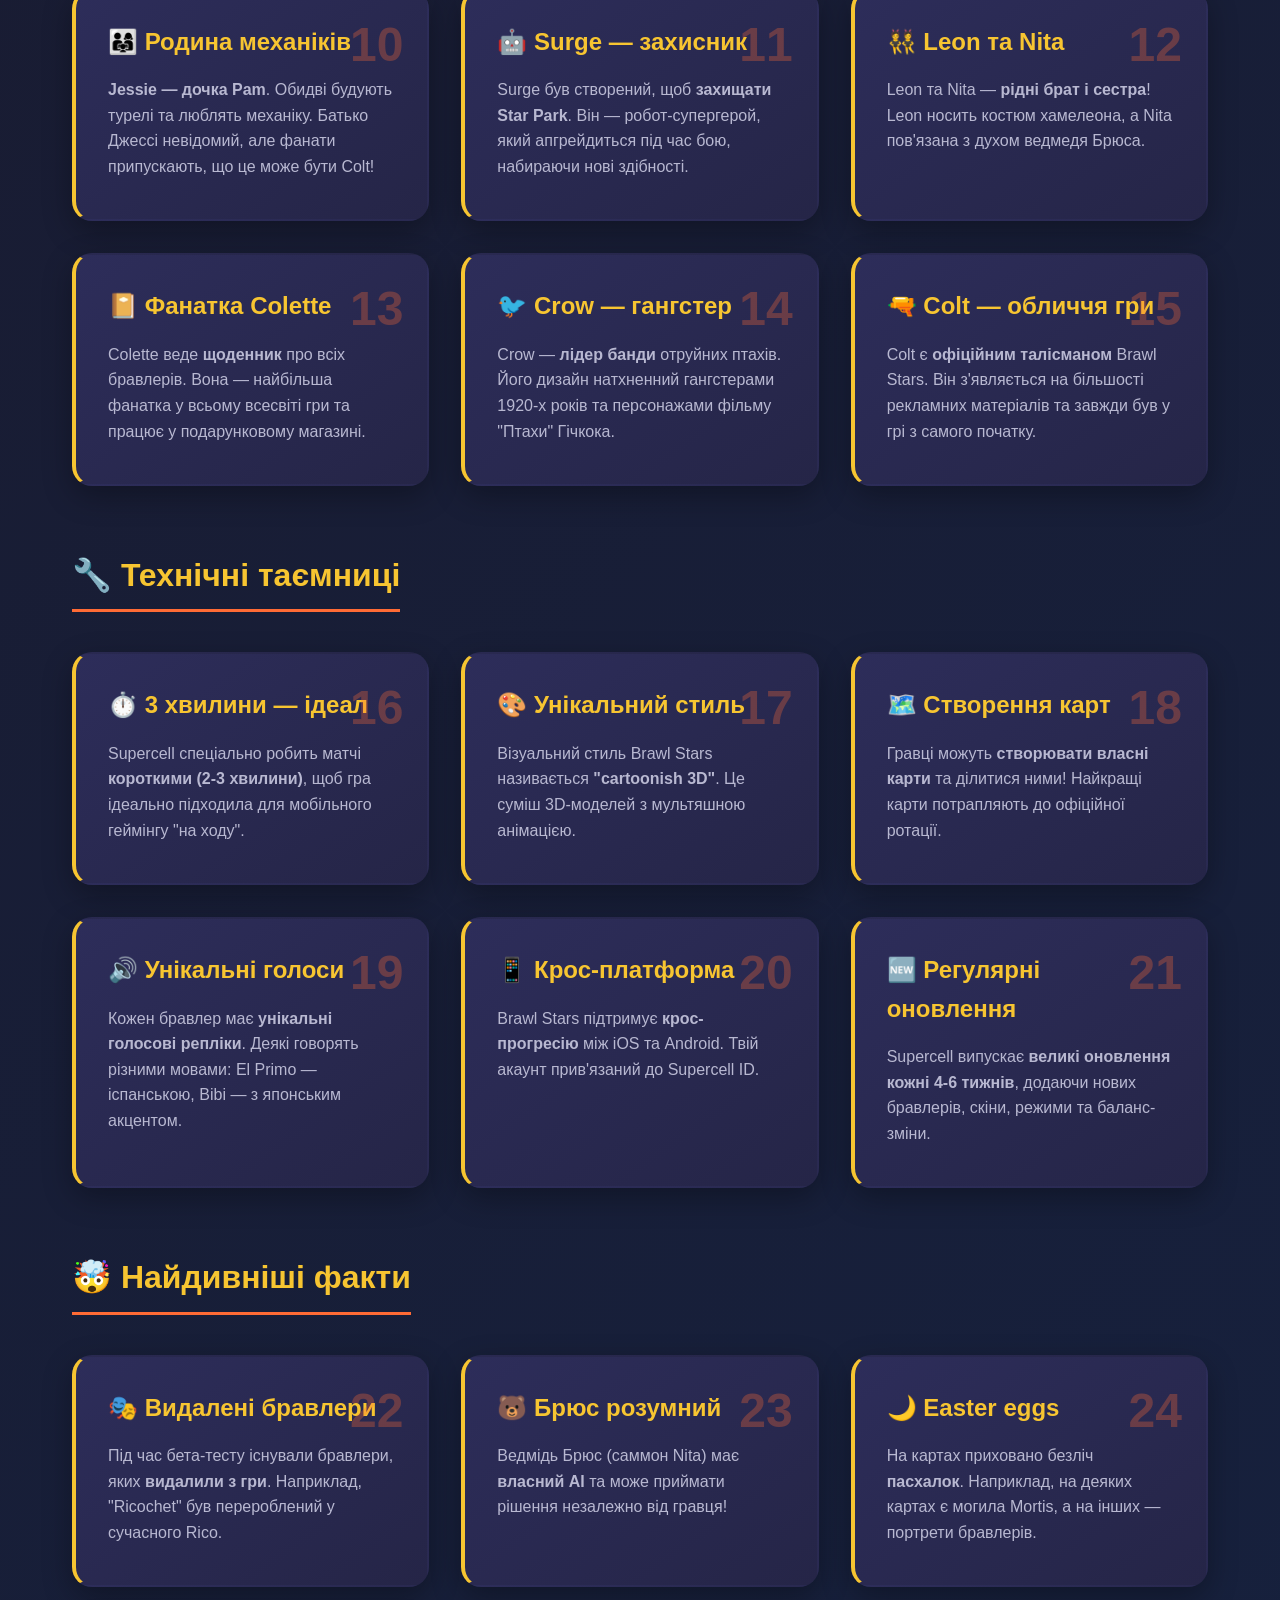
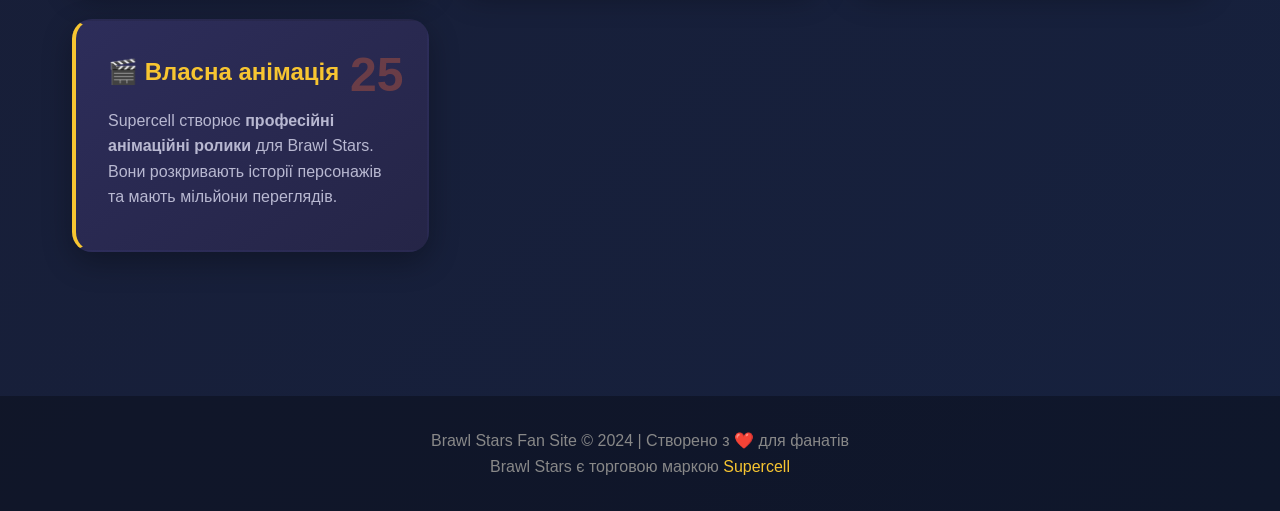
<file: facts.html>
<!DOCTYPE html>
<html lang="uk">
<head>
    <meta charset="UTF-8">
    <meta name="viewport" content="width=device-width, initial-scale=1.0">
    <title>Brawl Stars — Цікаві факти</title>
    <link rel="stylesheet" href="style.css">
</head>
<body>
    <nav>
        <ul>
            <li><a href="index.html">🏠 Головна</a></li>
            <li><a href="brawlers.html">⚔️ Бравлери</a></li>
            <li><a href="facts.html">💡 Цікаві факти</a></li>
        </ul>
    </nav>
    <div class="container">
        <section class="hero">
            <h1>💡 ЦІКАВІ ФАКТИ</h1>
            <p>Дізнайся секрети та цікавинки про Brawl Stars, які знають не всі гравці!</p>
        </section>
        <section>
            <h2>🎮 Факти про гру</h2>
            <div class="cards-grid">
                <div class="card fact-card">
                    <span class="fact-number">01</span>
                    <h3>📅 Довга розробка</h3>
                    <p>Brawl Stars розроблялась майже <strong>2 роки</strong> перед глобальним релізом. Гра пройшла через кілька бета-версій та кардинальних змін геймплею.</p>
                </div>
                <div class="card fact-card">
                    <span class="fact-number">02</span>
                    <h3>🔄 Спочатку була іншою</h3>
                    <p>На початку розробки гра мала <strong>вертикальний інтерфейс</strong> та зовсім інший стиль керування. Після критики гравців Supercell повністю переробили гру.</p>
                </div>
                <div class="card fact-card">
                    <span class="fact-number">03</span>
                    <h3>🇨🇦 Канадський старт</h3>
                    <p>Перший софт-ланч відбувся в <strong>Канаді</strong> у червні 2017 року — за 1.5 роки до глобального релізу!</p>
                </div>
                <div class="card fact-card">
                    <span class="fact-number">04</span>
                    <h3>💰 Мільярдна гра</h3>
                    <p>За перший рік після релізу Brawl Stars заробила понад <strong>1 мільярд доларів</strong>!</p>
                </div>
                <div class="card fact-card">
                    <span class="fact-number">05</span>
                    <h3>🗺️ Власний всесвіт</h3>
                    <p>Brawl Stars має детально продуманий <strong>лор</strong>. Бравлери пов'язані між собою: Jessie — дочка Pam, Bull та Bibi з однієї банди, а Spike ніколи не говорить!</p>
                </div>
                <div class="card fact-card">
                    <span class="fact-number">06</span>
                    <h3>🏆 Кіберспорт</h3>
                    <p>Призовий фонд Brawl Stars World Finals 2022 склав <strong>1.5 мільйона доларів</strong>! Це один з найбільших мобільних кіберспортивних турнірів.</p>
                </div>
            </div>
        </section>
        <section>
            <h2>👤 Факти про персонажів</h2>
            <div class="cards-grid">
                <div class="card fact-card">
                    <span class="fact-number">07</span>
                    <h3>🌵 Мовчазний Spike</h3>
                    <p>Spike — єдиний бравлер, який <strong>ніколи не говорить</strong>. Він лише видає звуки та пищить. Це частина його характеру — милий, але загадковий кактус.</p>
                </div>
                <div class="card fact-card">
                    <span class="fact-number">08</span>
                    <h3>💀 Нежить Poco</h3>
                    <p>Poco — це <strong>скелет</strong>, який помер, але продовжує грати музику. Його ім'я означає "трохи" іспанською, а його гітара називається "Mariachi".</p>
                </div>
                <div class="card fact-card">
                    <span class="fact-number">09</span>
                    <h3>🧛 Mortis та Франк</h3>
                    <p>Mortis та Frank — <strong>найкращі друзі</strong>, незважаючи на те, що один вампір, а інший — монстр Франкенштейна. Вони разом з'являються в багатьох анімаціях.</p>
                </div>
                <div class="card fact-card">
                    <span class="fact-number">10</span>
                    <h3>👨‍👩‍👧 Родина механіків</h3>
                    <p><strong>Jessie — дочка Pam</strong>. Обидві будують турелі та люблять механіку. Батько Джессі невідомий, але фанати припускають, що це може бути Colt!</p>
                </div>
                <div class="card fact-card">
                    <span class="fact-number">11</span>
                    <h3>🤖 Surge — захисник</h3>
                    <p>Surge був створений, щоб <strong>захищати Star Park</strong>. Він — робот-супергерой, який апгрейдиться під час бою, набираючи нові здібності.</p>
                </div>
                <div class="card fact-card">
                    <span class="fact-number">12</span>
                    <h3>👯 Leon та Nita</h3>
                    <p>Leon та Nita — <strong>рідні брат і сестра</strong>! Leon носить костюм хамелеона, а Nita пов'язана з духом ведмедя Брюса.</p>
                </div>
                <div class="card fact-card">
                    <span class="fact-number">13</span>
                    <h3>📔 Фанатка Colette</h3>
                    <p>Colette веде <strong>щоденник</strong> про всіх бравлерів. Вона — найбільша фанатка у всьому всесвіті гри та працює у подарунковому магазині.</p>
                </div>
                <div class="card fact-card">
                    <span class="fact-number">14</span>
                    <h3>🐦 Crow — гангстер</h3>
                    <p>Crow — <strong>лідер банди</strong> отруйних птахів. Його дизайн натхненний гангстерами 1920-х років та персонажами фільму "Птахи" Гічкока.</p>
                </div>
                <div class="card fact-card">
                    <span class="fact-number">15</span>
                    <h3>🔫 Colt — обличчя гри</h3>
                    <p>Colt є <strong>офіційним талісманом</strong> Brawl Stars. Він з'являється на більшості рекламних матеріалів та завжди був у грі з самого початку.</p>
                </div>
            </div>
        </section>
        <section>
            <h2>🔧 Технічні таємниці</h2>
            <div class="cards-grid">
                <div class="card fact-card">
                    <span class="fact-number">16</span>
                    <h3>⏱️ 3 хвилини — ідеал</h3>
                    <p>Supercell спеціально робить матчі <strong>короткими (2-3 хвилини)</strong>, щоб гра ідеально підходила для мобільного геймінгу "на ходу".</p>
                </div>
                <div class="card fact-card">
                    <span class="fact-number">17</span>
                    <h3>🎨 Унікальний стиль</h3>
                    <p>Візуальний стиль Brawl Stars називається <strong>"cartoonish 3D"</strong>. Це суміш 3D-моделей з мультяшною анімацією.</p>
                </div>
                <div class="card fact-card">
                    <span class="fact-number">18</span>
                    <h3>🗺️ Створення карт</h3>
                    <p>Гравці можуть <strong>створювати власні карти</strong> та ділитися ними! Найкращі карти потрапляють до офіційної ротації.</p>
                </div>
                <div class="card fact-card">
                    <span class="fact-number">19</span>
                    <h3>🔊 Унікальні голоси</h3>
                    <p>Кожен бравлер має <strong>унікальні голосові репліки</strong>. Деякі говорять різними мовами: El Primo — іспанською, Bibi — з японським акцентом.</p>
                </div>
                <div class="card fact-card">
                    <span class="fact-number">20</span>
                    <h3>📱 Крос-платформа</h3>
                    <p>Brawl Stars підтримує <strong>крос-прогресію</strong> між iOS та Android. Твій акаунт прив'язаний до Supercell ID.</p>
                </div>
                <div class="card fact-card">
                    <span class="fact-number">21</span>
                    <h3>🆕 Регулярні оновлення</h3>
                    <p>Supercell випускає <strong>великі оновлення кожні 4-6 тижнів</strong>, додаючи нових бравлерів, скіни, режими та баланс-зміни.</p>
                </div>
            </div>
        </section>
        <section>
            <h2>🤯 Найдивніші факти</h2>
            <div class="cards-grid">
                <div class="card fact-card">
                    <span class="fact-number">22</span>
                    <h3>🎭 Видалені бравлери</h3>
                    <p>Під час бета-тесту існували бравлери, яких <strong>видалили з гри</strong>. Наприклад, "Ricochet" був перероблений у сучасного Rico.</p>
                </div>
                <div class="card fact-card">
                    <span class="fact-number">23</span>
                    <h3>🐻 Брюс розумний</h3>
                    <p>Ведмідь Брюс (саммон Nita) має <strong>власний AI</strong> та може приймати рішення незалежно від гравця!</p>
                </div>
                <div class="card fact-card">
                    <span class="fact-number">24</span>
                    <h3>🌙 Easter eggs</h3>
                    <p>На картах приховано безліч <strong>пасхалок</strong>. Наприклад, на деяких картах є могила Mortis, а на інших — портрети бравлерів.</p>
                </div>
                <div class="card fact-card">
                    <span class="fact-number">25</span>
                    <h3>🎬 Власна анімація</h3>
                    <p>Supercell створює <strong>професійні анімаційні ролики</strong> для Brawl Stars. Вони розкривають історії персонажів та мають мільйони переглядів.</p>
                </div>
            </div>
        </section>
    </div>
    <footer>
        <p>Brawl Stars Fan Site © 2024 | Створено з ❤️ для фанатів</p>
        <p>Brawl Stars є торговою маркою <a href="[supercell.com](https://supercell.com)" target="_blank">Supercell</a></p>
    </footer>
</body>
</html>
</file>
<file: style.css>
/* Загальні стилі */
* {
    margin: 0;
    padding: 0;
    box-sizing: border-box;
}
body {
    font-family: 'Segoe UI', Tahoma, Geneva, Verdana, sans-serif;
    background: linear-gradient(135deg, #1a1a2e 0%, #16213e 100%);
    color: #ffffff;
    min-height: 100vh;
    line-height: 1.6;
}
/* Навігація */
nav {
    background: linear-gradient(90deg, #ff6b35, #f7c531);
    padding: 1rem 2rem;
    position: sticky;
    top: 0;
    z-index: 100;
    box-shadow: 0 4px 15px rgba(0, 0, 0, 0.3);
}
nav ul {
    list-style: none;
    display: flex;
    justify-content: center;
    gap: 3rem;
}
nav a {
    color: #1a1a2e;
    text-decoration: none;
    font-weight: bold;
    font-size: 1.2rem;
    padding: 0.5rem 1rem;
    border-radius: 8px;
    transition: all 0.3s ease;
}
nav a:hover {
    background: rgba(255, 255, 255, 0.3);
    transform: scale(1.1);
}
/* Головний контент */
.container {
    max-width: 1200px;
    margin: 0 auto;
    padding: 2rem;
}
/* Герой-секція */
.hero {
    text-align: center;
    padding: 4rem 2rem;
    background: linear-gradient(180deg, rgba(255, 107, 53, 0.2) 0%, transparent 100%);
    border-radius: 20px;
    margin-bottom: 3rem;
}
.hero h1 {
    font-size: 3.5rem;
    background: linear-gradient(90deg, #ff6b35, #f7c531);
    -webkit-background-clip: text;
    -webkit-text-fill-color: transparent;
    background-clip: text;
    margin-bottom: 1rem;
    text-shadow: 2px 2px 4px rgba(0, 0, 0, 0.3);
}
.hero p {
    font-size: 1.3rem;
    color: #b8b8d1;
    max-width: 600px;
    margin: 0 auto;
}
/* Картки */
.cards-grid {
    display: grid;
    grid-template-columns: repeat(auto-fit, minmax(300px, 1fr));
    gap: 2rem;
    padding: 1rem 0;
}
.card {
    background: linear-gradient(145deg, #252547, #1e1e3f);
    border-radius: 20px;
    padding: 2rem;
    border: 2px solid transparent;
    transition: all 0.3s ease;
    box-shadow: 0 10px 30px rgba(0, 0, 0, 0.3);
}
.card:hover {
    transform: translateY(-10px);
    border-color: #ff6b35;
    box-shadow: 0 20px 40px rgba(255, 107, 53, 0.2);
}
.card h3 {
    color: #f7c531;
    font-size: 1.5rem;
    margin-bottom: 1rem;
    display: flex;
    align-items: center;
    gap: 0.5rem;
}
.card p {
    color: #b8b8d1;
    margin-bottom: 0.5rem;
}
/* Бейджі рідкості */
.rarity {
    display: inline-block;
    padding: 0.3rem 0.8rem;
    border-radius: 20px;
    font-size: 0.85rem;
    font-weight: bold;
    margin-bottom: 1rem;
}
.rarity-common { background: #8bc34a; color: #1a1a2e; }
.rarity-rare { background: #2196f3; color: #fff; }
.rarity-super-rare { background: #9c27b0; color: #fff; }
.rarity-epic { background: #673ab7; color: #fff; }
.rarity-mythic { background: #e91e63; color: #fff; }
.rarity-legendary { background: linear-gradient(90deg, #ffd700, #ff8c00); color: #1a1a2e; }
.rarity-chromatic { background: linear-gradient(90deg, #ff6b35, #f7c531, #4caf50); color: #1a1a2e; }
/* Статистика */
.stats {
    display: flex;
    gap: 1rem;
    margin-top: 1rem;
    flex-wrap: wrap;
}
.stat {
    background: rgba(255, 255, 255, 0.1);
    padding: 0.5rem 1rem;
    border-radius: 10px;
    font-size: 0.9rem;
}
.stat-label {
    color: #888;
    font-size: 0.8rem;
}
/* Факти */
.fact-card {
    background: linear-gradient(145deg, #2d2d5a, #252547);
    border-left: 4px solid #f7c531;
}
.fact-number {
    font-size: 3rem;
    font-weight: bold;
    color: #ff6b35;
    opacity: 0.3;
    position: absolute;
    top: 1rem;
    right: 1.5rem;
}
.fact-card {
    position: relative;
    overflow: hidden;
}
/* Секції */
section {
    margin-bottom: 3rem;
}
section h2 {
    font-size: 2rem;
    color: #f7c531;
    margin-bottom: 1.5rem;
    padding-bottom: 0.5rem;
    border-bottom: 3px solid #ff6b35;
    display: inline-block;
}
/* Футер */
footer {
    text-align: center;
    padding: 2rem;
    background: rgba(0, 0, 0, 0.3);
    margin-top: 3rem;
    color: #888;
}
footer a {
    color: #f7c531;
    text-decoration: none;
}
/* Теги класів персонажів */
.class-tag {
    display: inline-block;
    padding: 0.2rem 0.6rem;
    background: rgba(255, 107, 53, 0.2);
    border: 1px solid #ff6b35;
    border-radius: 5px;
    font-size: 0.8rem;
    color: #ff6b35;
    margin-right: 0.5rem;
}
/* Опис здібностей */
.abilities {
    margin-top: 1rem;
    padding-top: 1rem;
    border-top: 1px solid rgba(255, 255, 255, 0.1);
}
.abilities h4 {
    color: #ff6b35;
    font-size: 0.95rem;
    margin-bottom: 0.3rem;
}
.abilities p {
    font-size: 0.9rem;
}
/* Адаптивність */
@media (max-width: 768px) {
    .hero h1 {
        font-size: 2.5rem;
    }
    
    nav ul {
        gap: 1rem;
    }
    
    nav a {
        font-size: 1rem;
    }
    
    .cards-grid {
        grid-template-columns: 1fr;
    }
}
</file>
